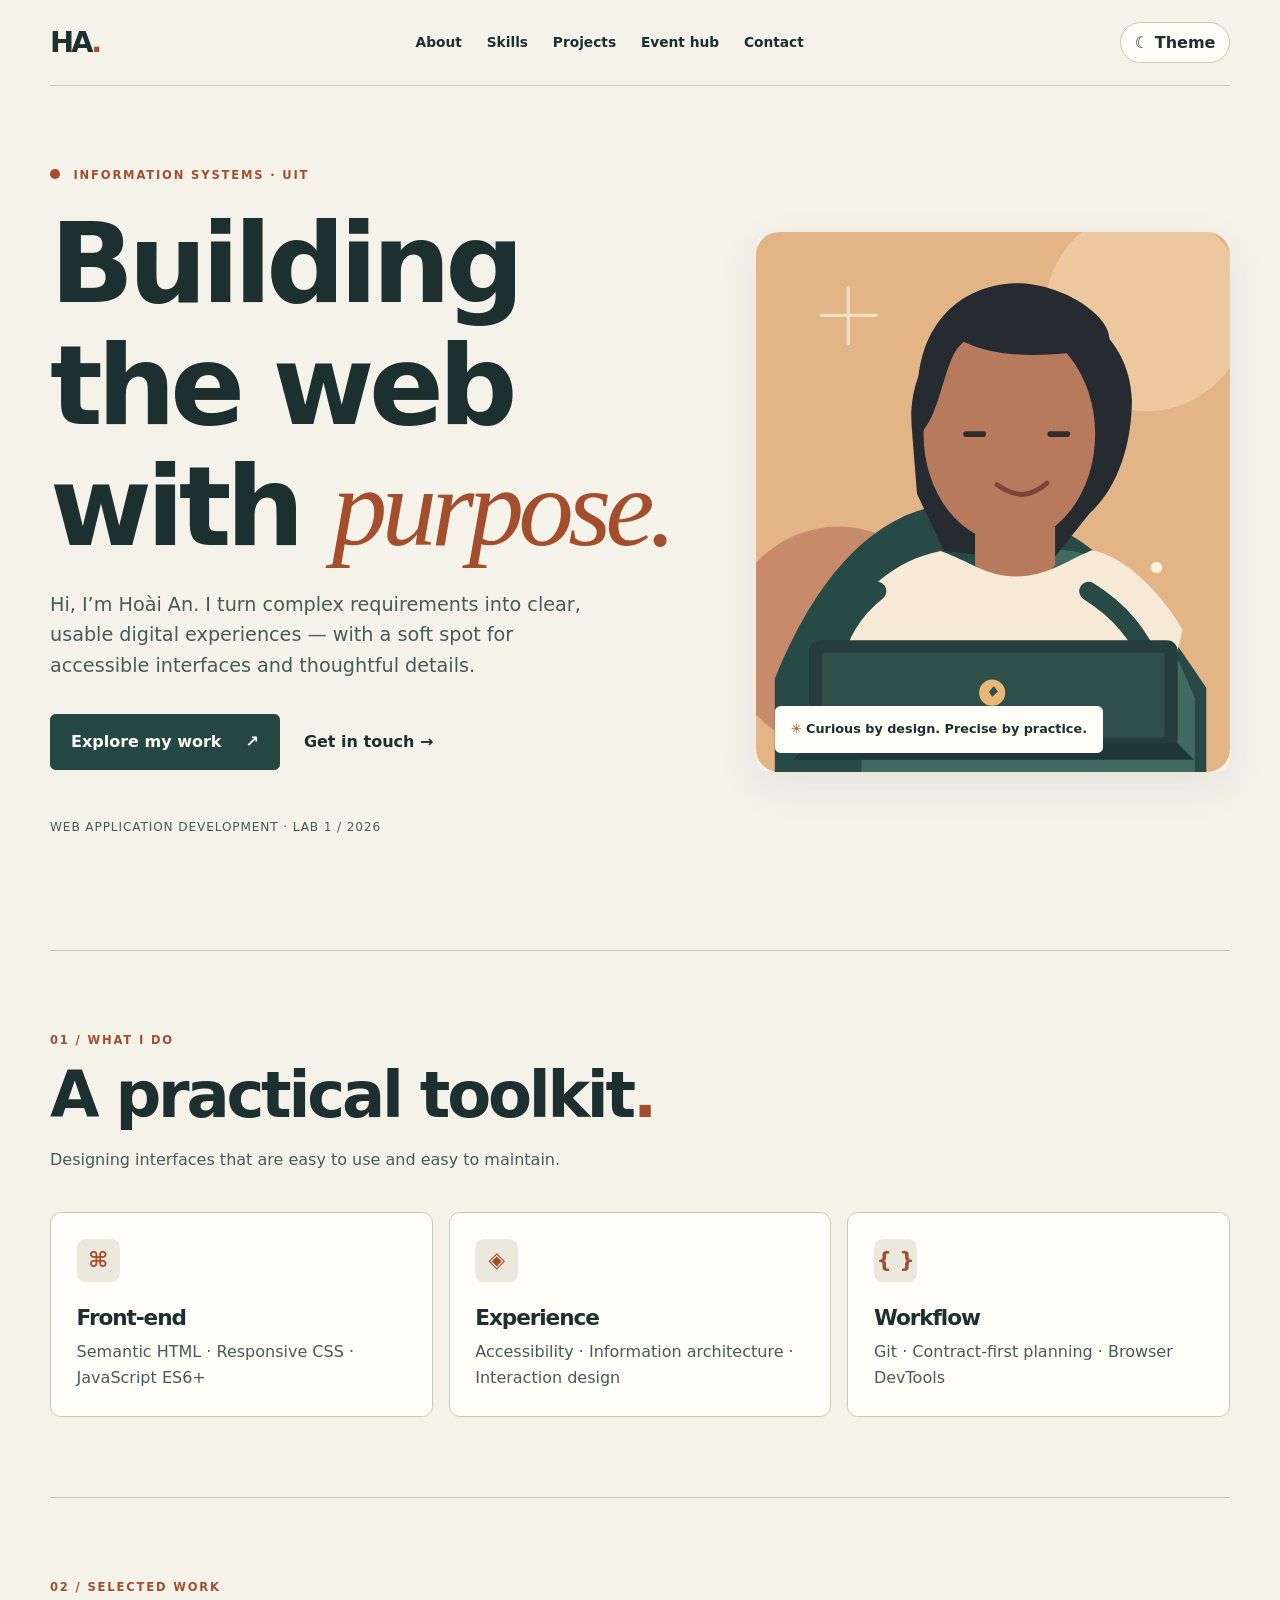
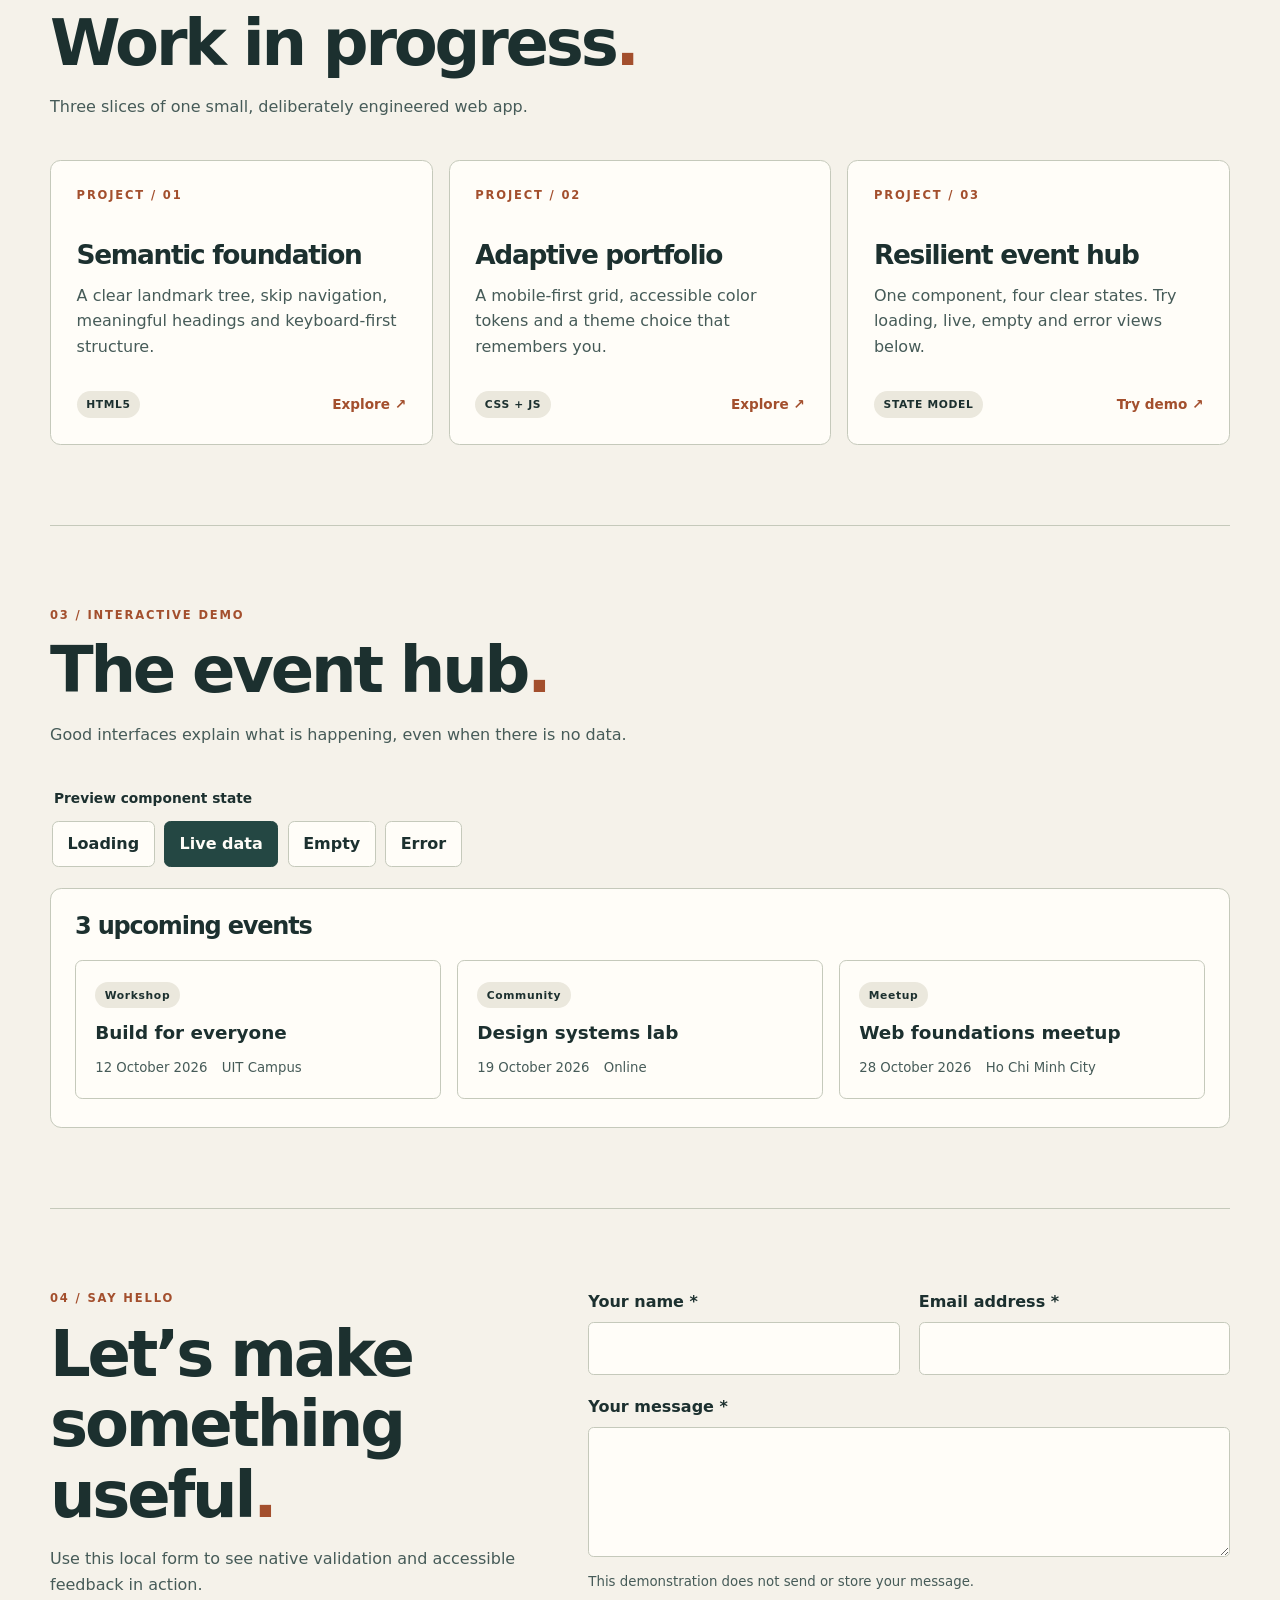
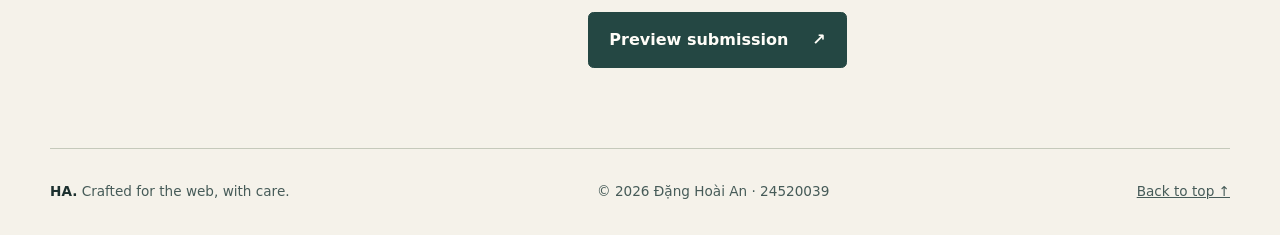
<file: index.html>
<!doctype html>
<html lang="en">
  <head>
    <meta charset="UTF-8">
    <meta name="viewport" content="width=device-width, initial-scale=1.0">
    <meta name="description" content="Hoai An's accessible web development portfolio and event hub demo.">
    <meta name="theme-color" content="#f5f2ea">
    <title>Hoai An · Developer Portfolio</title>
    <link rel="icon" href="assets/favicon.svg" type="image/svg+xml">
    <link rel="stylesheet" href="styles.css">
    <script src="app.js" type="module"></script>
  </head>
  <body>
    <a class="skip-link" href="#main">Skip to content</a>

    <header class="site-header" role="banner">
      <a class="brand" href="#top" aria-label="Hoai An, back to top"><span aria-hidden="true">HA<span class="brand-dot">.</span></span></a>
      <nav aria-label="Primary navigation">
        <ul class="nav-links">
          <li><a href="#about">About</a></li>
          <li><a href="#skills">Skills</a></li>
          <li><a href="#projects">Projects</a></li>
          <li><a href="#events">Event hub</a></li>
          <li><a href="#contact">Contact</a></li>
        </ul>
      </nav>
      <button id="theme-toggle" class="theme-toggle" type="button" aria-label="Switch to dark theme" aria-pressed="false">
        <span id="theme-icon" aria-hidden="true">☾</span><span class="theme-label"> Theme</span>
      </button>
    </header>

    <main id="main" tabindex="-1">
      <section class="hero section-wrap" id="top" aria-labelledby="page-title">
        <section class="hero-copy" id="about" aria-labelledby="page-title">
          <p class="eyebrow"><span class="availability-dot" aria-hidden="true"></span> Information Systems · UIT</p>
          <h1 id="page-title">Building the web with <em>purpose.</em></h1>
          <p class="hero-lead">Hi, I’m Hoài An. I turn complex requirements into clear, usable digital experiences — with a soft spot for accessible interfaces and thoughtful details.</p>
          <p class="hero-actions"><a class="button button-primary" href="#projects">Explore my work <span aria-hidden="true">↗</span></a><a class="text-link" href="#contact">Get in touch <span aria-hidden="true">→</span></a></p>
          <p class="hero-caption">Web Application Development · Lab 1 / 2026</p>
        </section>
        <figure class="hero-portrait">
          <img src="assets/portrait.svg" width="580" height="660" alt="Illustrated portrait of a student at a desk with a laptop" fetchpriority="high" decoding="async">
          <figcaption><span aria-hidden="true">✳</span> Curious by design. Precise by practice.</figcaption>
        </figure>
      </section>

      <section class="content-section section-wrap" id="skills" aria-labelledby="skills-heading">
        <header class="section-heading"><p class="section-number">01 / WHAT I DO</p><h2 id="skills-heading">A practical toolkit<span class="accent-period">.</span></h2><p>Designing interfaces that are easy to use and easy to maintain.</p></header>
        <ul class="skills-grid" aria-label="Skills by category">
          <li class="skill-card"><span class="skill-symbol" aria-hidden="true">⌘</span><h3>Front-end</h3><p>Semantic HTML · Responsive CSS · JavaScript ES6+</p></li>
          <li class="skill-card"><span class="skill-symbol" aria-hidden="true">◈</span><h3>Experience</h3><p>Accessibility · Information architecture · Interaction design</p></li>
          <li class="skill-card"><span class="skill-symbol" aria-hidden="true">{ }</span><h3>Workflow</h3><p>Git · Contract-first planning · Browser DevTools</p></li>
        </ul>
      </section>

      <section class="content-section section-wrap" id="projects" aria-labelledby="projects-heading">
        <header class="section-heading"><p class="section-number">02 / SELECTED WORK</p><h2 id="projects-heading">Work in progress<span class="accent-period">.</span></h2><p>Three slices of one small, deliberately engineered web app.</p></header>
        <section class="project-grid" aria-label="Project cards">
          <article class="project-card"><p class="project-index">PROJECT / 01</p><h3>Semantic foundation</h3><p>A clear landmark tree, skip navigation, meaningful headings and keyboard-first structure.</p><footer class="card-footer"><span class="badge">HTML5</span><a href="#about" aria-label="View semantic foundation in the About section">Explore <span aria-hidden="true">↗</span></a></footer></article>
          <article class="project-card"><p class="project-index">PROJECT / 02</p><h3>Adaptive portfolio</h3><p>A mobile-first grid, accessible color tokens and a theme choice that remembers you.</p><footer class="card-footer"><span class="badge">CSS + JS</span><a href="#skills" aria-label="View responsive skills section">Explore <span aria-hidden="true">↗</span></a></footer></article>
          <article class="project-card"><p class="project-index">PROJECT / 03</p><h3>Resilient event hub</h3><p>One component, four clear states. Try loading, live, empty and error views below.</p><footer class="card-footer"><span class="badge">STATE MODEL</span><a href="#events" aria-label="Try the four state event hub">Try demo <span aria-hidden="true">↗</span></a></footer></article>
        </section>
      </section>

      <section class="content-section section-wrap event-section" id="events" aria-labelledby="events-heading">
        <header class="section-heading"><p class="section-number">03 / INTERACTIVE DEMO</p><h2 id="events-heading">The event hub<span class="accent-period">.</span></h2><p>Good interfaces explain what is happening, even when there is no data.</p></header>
        <fieldset class="demo-controls"><legend>Preview component state</legend><button type="button" data-state="loading">Loading</button><button type="button" data-state="ready">Live data</button><button type="button" data-state="empty">Empty</button><button type="button" data-state="error">Error</button></fieldset>
        <section id="event-status" class="event-status" role="status" aria-live="polite" aria-atomic="true" aria-label="Event hub results"></section>
      </section>

      <section class="content-section section-wrap contact-section" id="contact" aria-labelledby="contact-heading">
        <header class="section-heading"><p class="section-number">04 / SAY HELLO</p><h2 id="contact-heading">Let’s make something useful<span class="accent-period">.</span></h2><p>Use this local form to see native validation and accessible feedback in action.</p></header>
        <form id="contact-form" class="contact-form" action="#contact" method="get">
          <p class="form-field"><label for="contact-name">Your name <span aria-hidden="true">*</span></label><input id="contact-name" name="name" type="text" autocomplete="name" required minlength="2" maxlength="80"></p>
          <p class="form-field"><label for="contact-email">Email address <span aria-hidden="true">*</span></label><input id="contact-email" name="email" type="email" autocomplete="email" required maxlength="120"></p>
          <p class="form-field full-width"><label for="contact-message">Your message <span aria-hidden="true">*</span></label><textarea id="contact-message" name="message" required minlength="10" maxlength="1000" rows="4" aria-describedby="message-hint"></textarea><small id="message-hint">This demonstration does not send or store your message.</small></p>
          <p class="form-actions"><button class="button button-primary" type="submit">Preview submission <span aria-hidden="true">↗</span></button><span id="form-feedback" role="status" aria-live="polite"></span></p>
        </form>
      </section>
    </main>

    <footer class="site-footer section-wrap"><p><strong>HA.</strong> Crafted for the web, with care.</p><p>© 2026 Đặng Hoài An · 24520039</p><a href="#top">Back to top ↑</a></footer>
  </body>
</html>
</file>
<file: styles.css>
:root {
  color-scheme: light;
  --bg: #f5f2ea;
  --surface: #fffdf8;
  --surface-soft: #ebe8dd;
  --ink: #1c302f;
  --muted: #465b58;
  --accent: #a34f2d;
  --accent-contrast: #fffdf8;
  --line: #c5c9bb;
  --focus: #7140b0;
  --button: #244743;
  --button-text: #fffdf8;
  --skeleton-base: #d7ddd4;
  --skeleton-highlight: #eef1e9;
  --shadow: 0 14px 40px rgb(23 49 45 / 8%);
}

*, *::before, *::after { box-sizing: border-box; }
html { scroll-behavior: smooth; }
body { margin: 0; background: var(--bg); color: var(--ink); font-family: system-ui, -apple-system, "Segoe UI", sans-serif; line-height: 1.6; }
button, input, textarea { font: inherit; }
button { cursor: pointer; }
img { display: block; max-width: 100%; height: auto; }
a { color: inherit; }
:focus-visible { outline: 3px solid var(--focus); outline-offset: 4px; }
main:focus { outline: none; }

@media (prefers-color-scheme: dark) {
  :root:not([data-theme]) {
    color-scheme: dark;
    --bg: #142522; --surface: #203531; --surface-soft: #29433d;
    --ink: #f7f3e7; --muted: #d0ded5; --accent: #f3b486;
    --accent-contrast: #192826; --line: #527169; --focus: #dfbbff;
    --button: #e7b58b; --button-text: #172521;
    --skeleton-base: #314a42; --skeleton-highlight: #456257;
    --shadow: 0 14px 40px rgb(0 0 0 / 18%);
  }
}
:root[data-theme="dark"] {
  color-scheme: dark;
  --bg: #142522; --surface: #203531; --surface-soft: #29433d;
  --ink: #f7f3e7; --muted: #d0ded5; --accent: #f3b486;
  --accent-contrast: #192826; --line: #527169; --focus: #dfbbff;
  --button: #e7b58b; --button-text: #172521;
  --skeleton-base: #314a42; --skeleton-highlight: #456257;
  --shadow: 0 14px 40px rgb(0 0 0 / 18%);
}
:root[data-theme="light"] { color-scheme: light; }

.skip-link { position: absolute; z-index: 10; top: -6rem; left: 1rem; padding: .75rem 1rem; background: var(--button); color: var(--button-text); border-radius: .5rem; }
.skip-link:focus { top: 1rem; }
.section-wrap { width: min(100% - 2.5rem, 1180px); margin-inline: auto; }
.site-header { width: min(100% - 2.5rem, 1180px); min-height: 86px; margin-inline: auto; display: flex; align-items: center; justify-content: space-between; flex-wrap: wrap; gap: .5rem 1.5rem; border-bottom: 1px solid var(--line); }
.brand { font-size: 1.8rem; font-weight: 850; line-height: 1; letter-spacing: -.1em; text-decoration: none; white-space: nowrap; }
.brand-dot, .accent-period { color: var(--accent); }
.nav-links { display: flex; align-items: center; justify-content: center; flex-wrap: wrap; gap: .3rem 1.35rem; list-style: none; padding: 0; margin: 0; }
.nav-links a { display: inline-block; padding: .5rem .1rem; font-size: .86rem; font-weight: 650; text-decoration: none; }
.nav-links a:hover, .text-link:hover, .card-footer a:hover, .site-footer a:hover { text-decoration: underline; text-underline-offset: .3em; }
.theme-toggle { border: 1px solid var(--line); border-radius: 999px; padding: .45rem .85rem; color: var(--ink); background: var(--surface); font-weight: 700; white-space: nowrap; }
.theme-toggle:hover { background: var(--surface-soft); }

.hero { display: grid; grid-template-columns: 1fr; align-items: center; gap: 2.3rem; padding-block: 4rem 5rem; }
.eyebrow, .section-number, .project-index { color: var(--accent); font-size: .72rem; font-weight: 850; letter-spacing: .16em; text-transform: uppercase; }
.availability-dot { display: inline-block; width: .6rem; height: .6rem; margin-right: .5rem; border-radius: 50%; background: var(--accent); }
h1, h2, h3, p { margin-block: 0; }
h1, h2, h3 { line-height: 1.1; letter-spacing: -.05em; }
h1 { max-width: 10ch; margin-block: 1.25rem; font-size: clamp(3.6rem, 9vw, 6.9rem); font-weight: 790; }
h1 em { color: var(--accent); font-family: Georgia, serif; font-weight: 400; }
.hero-lead { max-width: 34rem; color: var(--muted); font-size: clamp(1rem, 1.65vw, 1.2rem); }
.hero-actions { display: flex; align-items: center; flex-wrap: wrap; gap: 1rem 1.5rem; margin-top: 2rem; }
.button { display: inline-flex; align-items: center; justify-content: center; gap: 1.5rem; padding: .9rem 1.25rem; border: 1px solid var(--button); border-radius: .35rem; font-weight: 750; text-decoration: none; }
.button-primary { background: var(--button); color: var(--button-text); }
.button-primary:hover { filter: brightness(1.15); }
.text-link { font-weight: 750; text-decoration: none; }
.hero-caption { margin-top: 3rem; color: var(--muted); font-size: .76rem; letter-spacing: .07em; text-transform: uppercase; }
.hero-portrait { margin: 0; position: relative; }
.hero-portrait img { width: 100%; aspect-ratio: 580 / 660; object-fit: cover; border-radius: .85rem; box-shadow: var(--shadow); }
.hero-portrait figcaption { position: absolute; bottom: 1.2rem; left: 1.2rem; right: 1.2rem; max-width: max-content; padding: .8rem 1rem; border-radius: .35rem; background: var(--surface); color: var(--ink); font-weight: 700; font-size: .8rem; }
.hero-portrait figcaption span { color: var(--accent); }

.content-section { padding-block: 5rem; border-top: 1px solid var(--line); scroll-margin-top: 1rem; }
.section-heading { margin-bottom: 2.5rem; }
.section-heading h2 { margin-block: .7rem 1rem; font-size: clamp(2.4rem, 5vw, 4.5rem); }
.section-heading > p:last-child { color: var(--muted); }
.skills-grid { display: grid; grid-template-columns: repeat(auto-fit, minmax(min(100%, 280px), 1fr)); gap: 1rem; padding: 0; margin: 0; list-style: none; }
.skill-card, .project-card { padding: 1.6rem; border: 1px solid var(--line); border-radius: .65rem; background: var(--surface); }
.skill-symbol { display: inline-flex; align-items: center; justify-content: center; width: 2.7rem; height: 2.7rem; border-radius: .55rem; background: var(--surface-soft); color: var(--accent); font-size: 1.35rem; font-weight: 800; }
.skill-card h3 { margin-block: 1.5rem .6rem; font-size: 1.35rem; }
.skill-card p, .project-card > p:not(.project-index) { color: var(--muted); }
.project-grid { display: grid; grid-template-columns: repeat(auto-fit, minmax(min(100%, 280px), 1fr)); gap: 1rem; }
.project-card { display: flex; flex-direction: column; min-height: 275px; transition: transform .18s ease, box-shadow .18s ease; }
.project-card:hover { transform: translateY(-3px); box-shadow: var(--shadow); }
.project-card h3 { margin-block: 2.2rem .85rem; font-size: 1.65rem; }
.card-footer { display: flex; align-items: center; justify-content: space-between; gap: .5rem; margin-top: auto; padding-top: 2rem; }
.card-footer a { color: var(--accent); font-size: .85rem; font-weight: 800; text-decoration: none; }
.badge { display: inline-block; padding: .3rem .6rem; border-radius: 999px; background: var(--surface-soft); color: var(--ink); font-size: .67rem; font-weight: 800; letter-spacing: .06em; }

.demo-controls { display: flex; align-items: center; flex-wrap: wrap; gap: .6rem; padding: 0; border: 0; }
.demo-controls legend { width: 100%; margin-bottom: .7rem; font-size: .86rem; font-weight: 750; }
.demo-controls button, .retry-button { border: 1px solid var(--line); background: var(--surface); color: var(--ink); padding: .6rem .9rem; border-radius: .4rem; font-weight: 700; }
.demo-controls button:hover, .retry-button:hover { background: var(--surface-soft); }
.demo-controls button[aria-pressed="true"] { border-color: var(--button); background: var(--button); color: var(--button-text); }
.event-status { min-height: 240px; margin-top: 1.3rem; padding: 1.5rem; background: var(--surface); border: 1px solid var(--line); border-radius: .7rem; }
.event-status h3 { margin-bottom: .8rem; font-size: 1.5rem; }
.event-status > p { color: var(--muted); }
.skeleton-heading, .skeleton-item { border-radius: .3rem; background: linear-gradient(90deg, var(--skeleton-base) 25%, var(--skeleton-highlight) 50%, var(--skeleton-base) 75%); background-size: 200% 100%; animation: shimmer 1.5s linear infinite; }
.skeleton-heading { width: min(45%, 260px); height: 1.5rem; }
.skeleton-grid { display: grid; grid-template-columns: repeat(auto-fit, minmax(min(100%, 280px), 1fr)); gap: 1rem; margin-top: 1.4rem; }
.skeleton-item { height: 90px; }
@keyframes shimmer { from { background-position: 200% 0; } to { background-position: -200% 0; } }
.event-list { display: grid; grid-template-columns: repeat(auto-fit, minmax(min(100%, 280px), 1fr)); gap: 1rem; margin: 1.3rem 0 0; padding: 0; list-style: none; }
.event-item { padding: 1.2rem; border: 1px solid var(--line); border-radius: .45rem; }
.event-item h4 { margin: .6rem 0; font-size: 1.15rem; }
.event-meta { display: flex; flex-wrap: wrap; gap: .35rem .9rem; color: var(--muted); font-size: .83rem; }
.state-symbol { display: inline-flex; width: 2.5rem; height: 2.5rem; margin-bottom: .9rem; align-items: center; justify-content: center; border-radius: 50%; background: var(--surface-soft); color: var(--accent); font-size: 1.35rem; }
.retry-button { margin-top: 1.2rem; }

.contact-section { display: grid; gap: 2rem; }
.contact-form { display: grid; grid-template-columns: repeat(2, minmax(0, 1fr)); gap: 1.2rem; }
.form-field { min-width: 0; }
.form-field label { display: block; margin-bottom: .45rem; font-weight: 750; }
.form-field input, .form-field textarea { width: 100%; padding: .8rem; border: 1px solid var(--line); border-radius: .35rem; background: var(--surface); color: var(--ink); }
.form-field input:focus, .form-field textarea:focus { border-color: var(--focus); }
.form-field small { display: block; margin-top: .4rem; color: var(--muted); }
.full-width, .form-actions { grid-column: 1 / -1; }
.form-actions { display: flex; align-items: center; flex-wrap: wrap; gap: 1rem; }
#form-feedback { color: var(--muted); }
.site-footer { display: flex; flex-wrap: wrap; justify-content: space-between; gap: 1rem; padding-block: 2rem; border-top: 1px solid var(--line); color: var(--muted); font-size: .85rem; }
.site-footer strong { color: var(--ink); }

@media (min-width: 760px) {
  .hero { grid-template-columns: minmax(0, 1.15fr) minmax(0, .85fr); gap: 4rem; padding-block: 5rem 7rem; }
  .contact-section { grid-template-columns: .85fr 1.15fr; gap: 4rem; }
}
@media (max-width: 650px) {
  .site-header { padding-block: 1rem; }
  .site-header nav { order: 3; width: 100%; }
  .nav-links { justify-content: flex-start; gap: .1rem 1rem; }
  .nav-links a { font-size: .8rem; }
  .hero { padding-block: 2.3rem 3.5rem; }
  .content-section { padding-block: 3.5rem; }
  .contact-form { grid-template-columns: 1fr; }
}
@media (prefers-reduced-motion: reduce) {
  html { scroll-behavior: auto; }
  *, *::before, *::after { animation-duration: .01ms !important; transition-duration: .01ms !important; }
}
</file>
